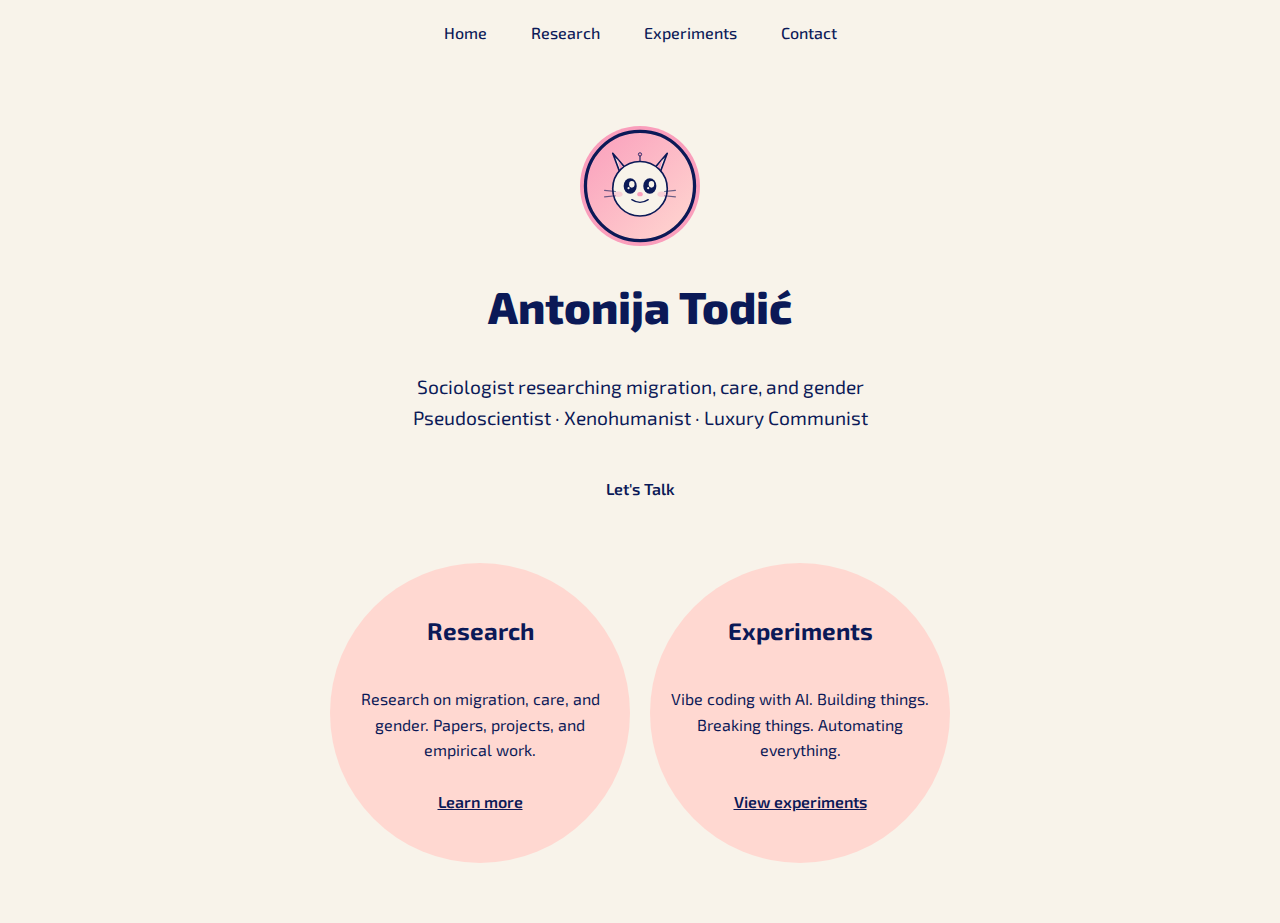
<file: index.html>
<!DOCTYPE html>
<html lang="en">
<head>
  <meta charset="UTF-8" />
  <meta name="viewport" content="width=device-width, initial-scale=1.0" />
  <title>Antonija Todić</title>
  <meta name="description" content="Sociologist researching migration, care, and gender." />
  <link rel="preconnect" href="https://fonts.googleapis.com" />
  <link rel="preconnect" href="https://fonts.gstatic.com" crossorigin />
  <link href="https://fonts.googleapis.com/css2?family=Exo+2:wght@400;700&display=swap" rel="stylesheet" />
  <link rel="stylesheet" href="style.css" />
</head>

<body>

  <header class="navbar">
    <nav>
      <a href="index.html">Home</a>
      <a href="research.html">Research</a>
      <a href="experiments.html">Experiments</a>
      <a href="contact.html">Contact</a>
    </nav>
  </header>

  <main class="hero">
    <div class="avatar-circle">
      <img src="images/avatar.svg" alt="Antonija avatar" />
    </div>
    <h1>Antonija Todić</h1>
    <p class="tagline">Sociologist researching migration, care, and gender<br>Pseudoscientist · Xenohumanist · Luxury Communist</p>

    <a href="contact.html#contact" class="button">Let's Talk</a>

    <section class="cards">
      <div class="card">
        <h2>Research</h2>
        <p>Research on migration, care, and gender. Papers, projects, and empirical work.</p>
        <a href="research.html" class="link">Learn more</a>
      </div>

      <div class="card">
        <h2>Experiments</h2>
        <p>Vibe coding with AI. Building things. Breaking things. Automating everything.</p>
        <a href="experiments.html" class="link">View experiments</a>
      </div>
    </section>
  </main>

</body>
</html>
</file>
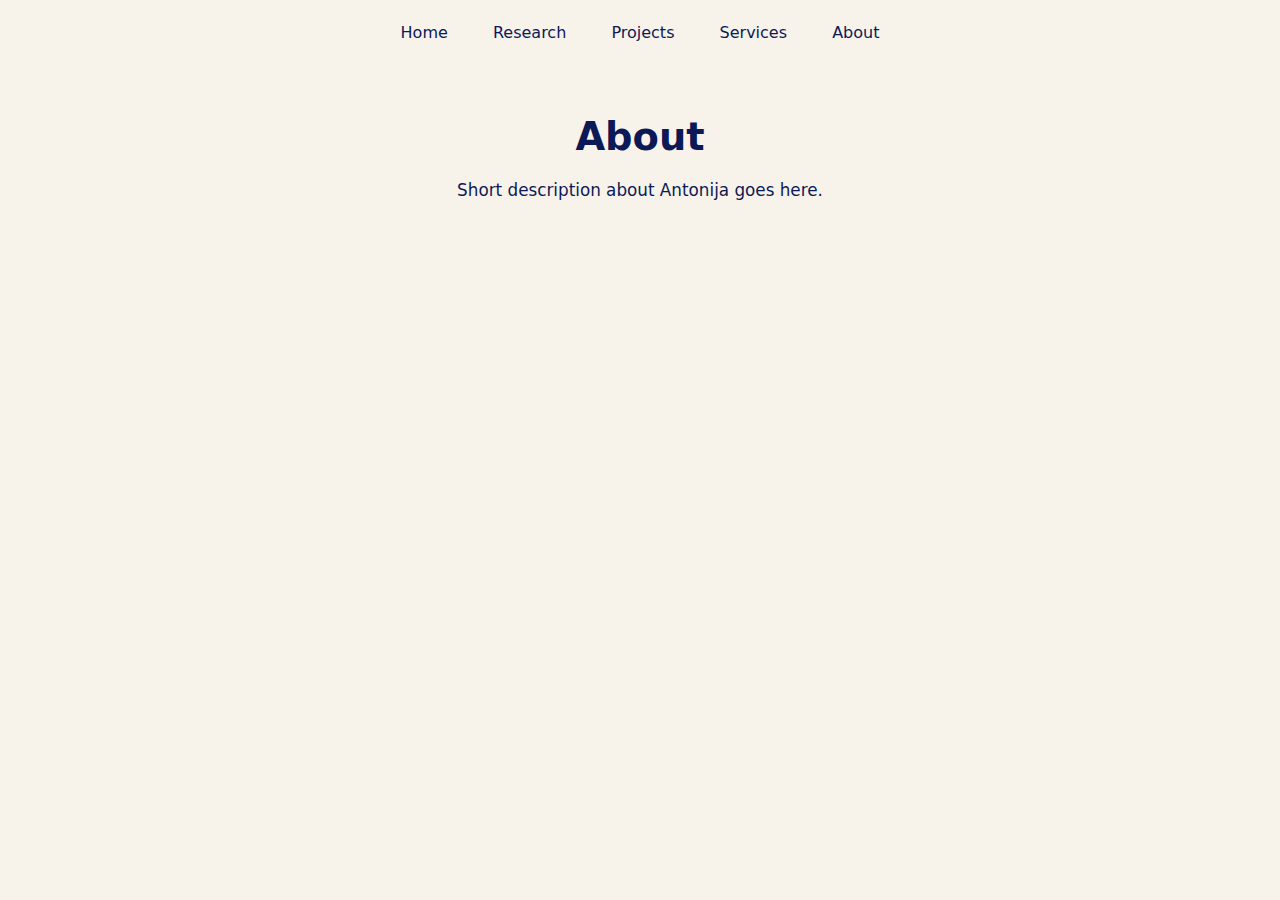
<file: about.html>
<!DOCTYPE html>
<html lang="en">
<head>
  <meta charset="UTF-8" />
  <meta name="viewport" content="width=device-width, initial-scale=1.0" />
  <title>Antonija Todić – About</title>
  <meta name="description" content="About Antonija Todić." />
  <link rel="preconnect" href="https://fonts.googleapis.com" />
  <link rel="preconnect" href="https://fonts.gstatic.com" crossorigin />
  <link href="https://fonts.googleapis.com/css2?family=Quantico:wght@400;700&display=swap" rel="stylesheet" />
  <link rel="stylesheet" href="style.css" />
</head>

<body>

  <header class="navbar">
    <nav>
      <a href="index.html">Home</a>
      <a href="research.html">Research</a>
      <a href="projects.html">Projects</a>
      <a href="services.html">Services</a>
      <a href="about.html">About</a>
    </nav>
  </header>

  <main>
    <section class="page-hero">
      <h1>About</h1>
      <p>Short description about Antonija goes here.</p>
    </section>

    <section class="page-content">
    </section>
  </main>

  <footer>
  </footer>

</body>
</html>
</file>
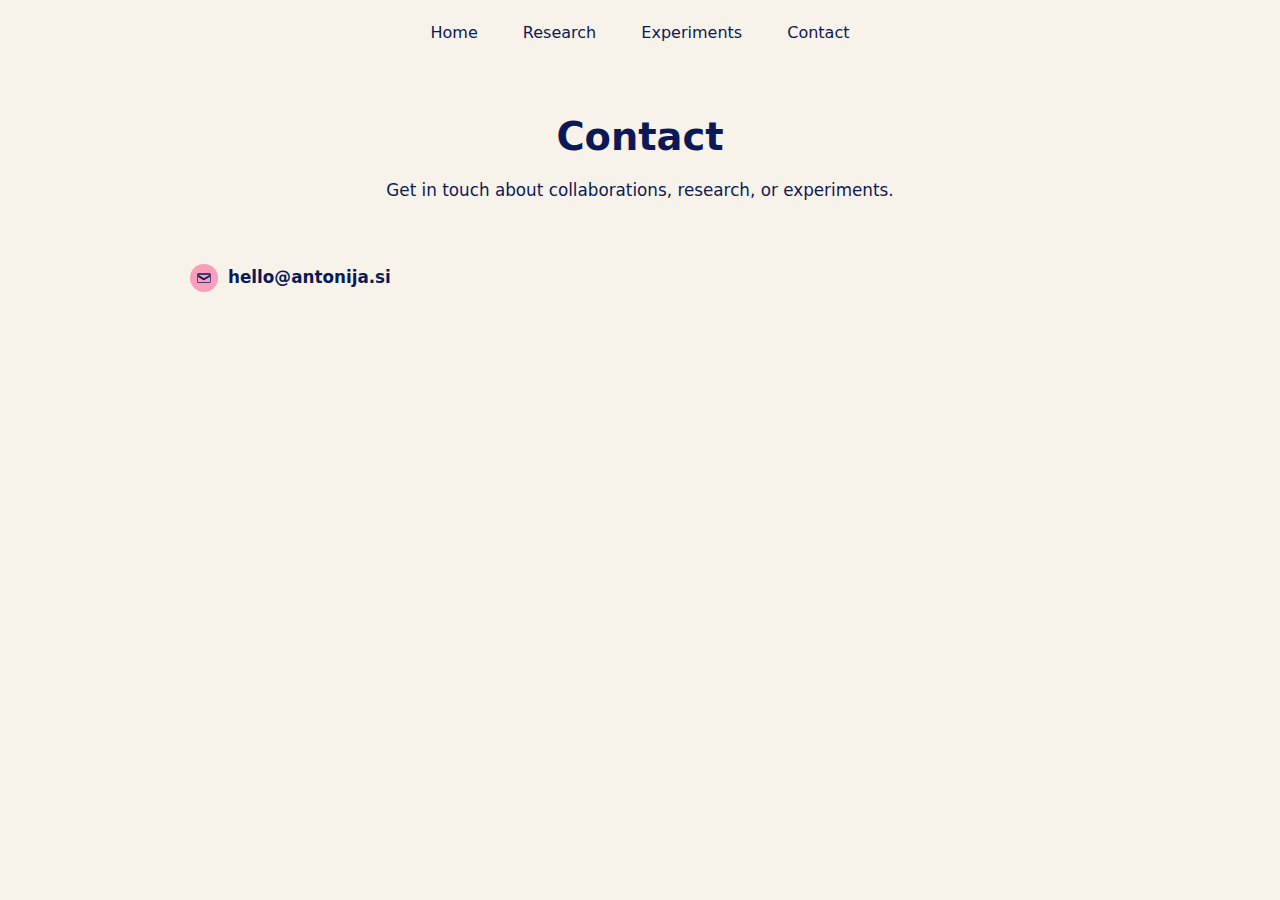
<file: contact.html>
<!DOCTYPE html>
<html lang="en">
<head>
  <meta charset="UTF-8" />
  <meta name="viewport" content="width=device-width, initial-scale=1.0" />
  <title>Antonija Todić – Contact</title>
  <meta name="description" content="Contact Antonija Todić." />
  <link rel="preconnect" href="https://fonts.googleapis.com" />
  <link rel="preconnect" href="https://fonts.gstatic.com" crossorigin />
  <link href="https://fonts.googleapis.com/css2?family=Quantico:wght@400;700&display=swap" rel="stylesheet" />
  <link rel="stylesheet" href="style.css" />
</head>

<body>

  <header class="navbar">
    <nav>
      <a href="index.html">Home</a>
      <a href="research.html">Research</a>
      <a href="experiments.html">Experiments</a>
      <a href="contact.html">Contact</a>
    </nav>
  </header>

  <main>
    <section class="page-hero" id="contact">
      <h1>Contact</h1>
      <p>Get in touch about collaborations, research, or experiments.</p>
    </section>

    <section class="page-content">
      <div class="contact-details">
        <a href="#" class="contact-email" id="contact-email-link">
          <span class="contact-email-icon" aria-hidden="true">
            <svg viewBox="0 0 24 24">
              <path d="M3 5h18a1 1 0 0 1 1 1v12a1 1 0 0 1-1 1H3a1 1 0 0 1-1-1V6a1 1 0 0 1 1-1zm0 2v.2l9 5.3 9-5.3V7H3zm0 3.1V18h18v-7.9l-8.4 5a2 2 0 0 1-2 0L3 10.1z"/>
            </svg>
          </span>
          <span id="contact-email-text"></span>
        </a>
      </div>
    </section>
  </main>

  <script>
    (function () {
      const user = "hello";
      const domain = "antonija.si";
      const email = user + "@" + domain;
      const link = document.getElementById("contact-email-link");
      const text = document.getElementById("contact-email-text");
      if (link && text) {
        link.href = "mailto:" + email;
        text.textContent = email;
      }
    })();
  </script>

</body>
</html>
</file>
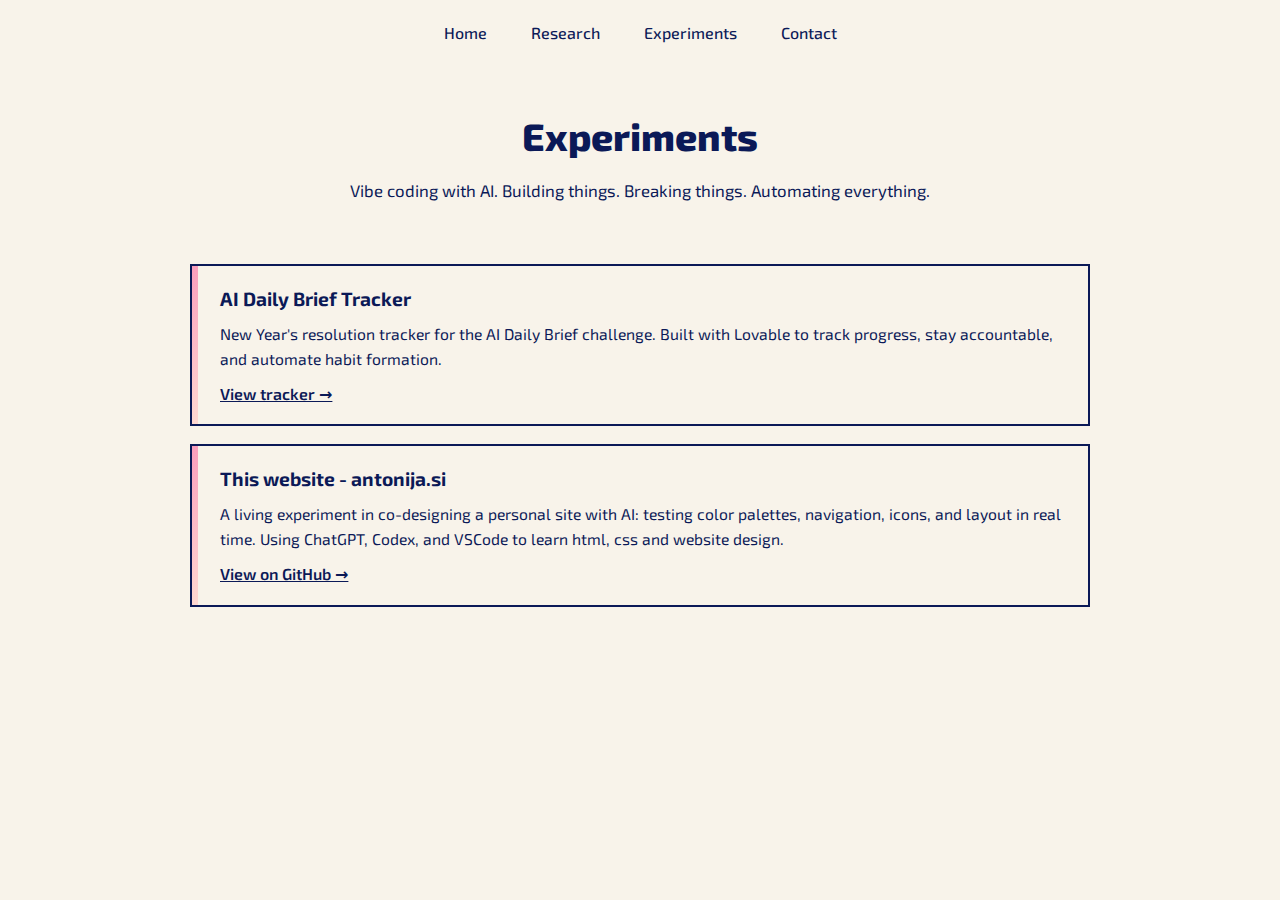
<file: experiments.html>
<!DOCTYPE html>
<html lang="en">
<head>
  <meta charset="UTF-8" />
  <meta name="viewport" content="width=device-width, initial-scale=1.0" />
  <title>Antonija Todić – Experiments</title>
  <meta name="description" content="AI experiments and automation projects. Vibe coding, building tools, and learning in public." />
  <link rel="preconnect" href="https://fonts.googleapis.com" />
  <link rel="preconnect" href="https://fonts.gstatic.com" crossorigin />
  <link href="https://fonts.googleapis.com/css2?family=Exo+2:wght@400;700&display=swap" rel="stylesheet" />
  <link rel="stylesheet" href="style.css" />
</head>

<body>

  <header class="navbar">
    <nav>
      <a href="index.html">Home</a>
      <a href="research.html">Research</a>
      <a href="experiments.html">Experiments</a>
      <a href="contact.html">Contact</a>
    </nav>
  </header>

  <main>
    <section class="page-hero">
      <h1>Experiments</h1>
      <p>Vibe coding with AI. Building things. Breaking things. Automating everything.</p>
    </section>

    <section class="page-content">
      <div class="experiment-list">
        <article class="experiment-card">
          <h2>AI Daily Brief Tracker</h2>
          <p>
            New Year's resolution tracker for the AI Daily Brief challenge. Built with Lovable to track progress, stay accountable, and automate habit formation.
          </p>
          <a href="https://automatonija-resolution.lovable.app" target="_blank" rel="noopener noreferrer" class="link">View tracker →</a>
        </article>

        <article class="experiment-card">
          <h2>This website - antonija.si</h2>
          <p>
            A living experiment in co-designing a personal site with AI:
            testing color palettes, navigation, icons, and layout in real time. Using ChatGPT, Codex, and VSCode to learn html, css and website design.
          </p>
          <a href="https://github.com/Antodic/antonija.si" target="_blank" rel="noopener noreferrer" class="link">View on GitHub →</a>
        </article>
      </div>
    </section>
  </main>

</body>
</html>
</file>
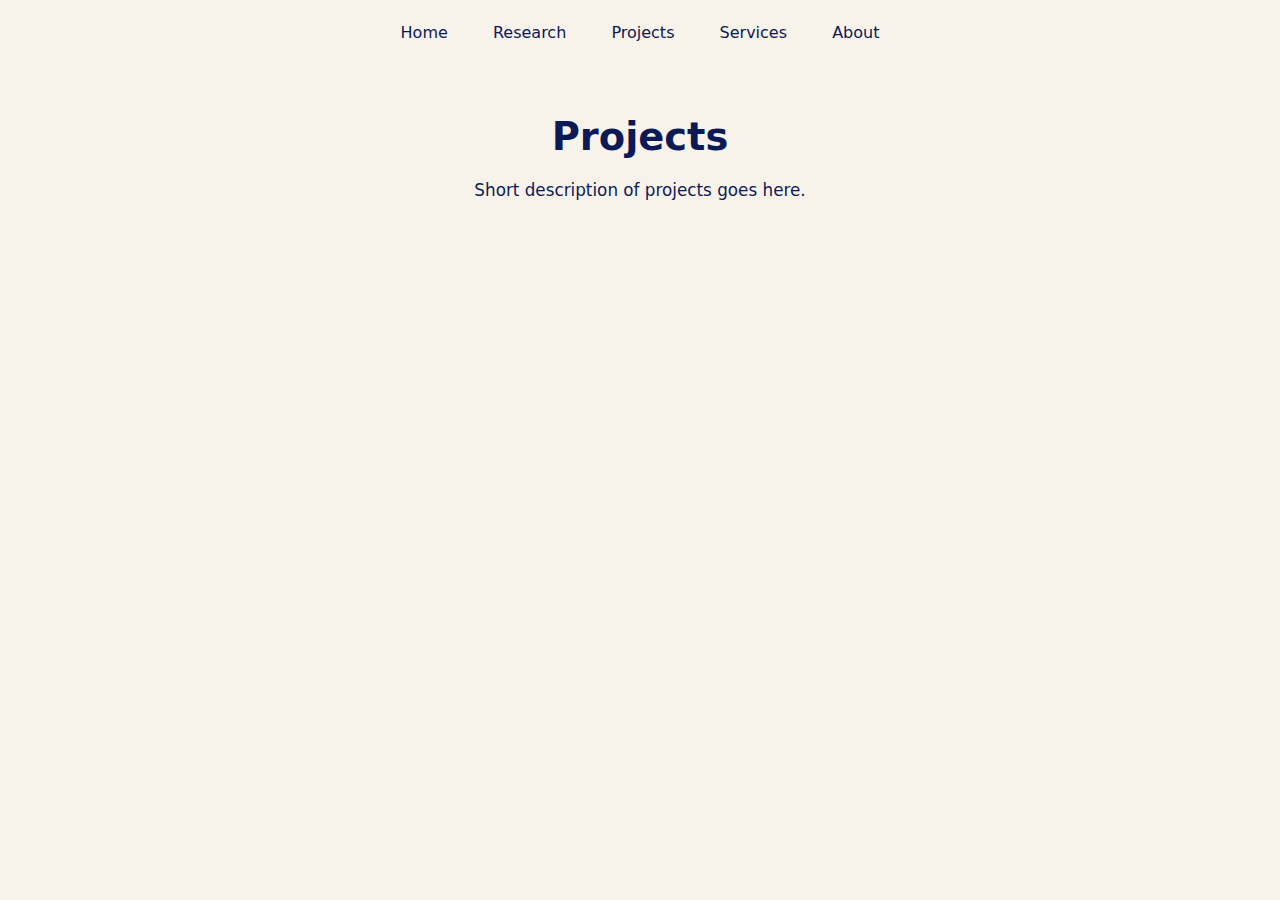
<file: projects.html>
<!DOCTYPE html>
<html lang="en">
<head>
  <meta charset="UTF-8" />
  <meta name="viewport" content="width=device-width, initial-scale=1.0" />
  <title>Antonija Todić – Projects</title>
  <meta name="description" content="Projects by Antonija Todić." />
  <link rel="preconnect" href="https://fonts.googleapis.com" />
  <link rel="preconnect" href="https://fonts.gstatic.com" crossorigin />
  <link href="https://fonts.googleapis.com/css2?family=Quantico:wght@400;700&display=swap" rel="stylesheet" />
  <link rel="stylesheet" href="style.css" />
</head>

<body>

  <header class="navbar">
    <nav>
      <a href="index.html">Home</a>
      <a href="research.html">Research</a>
      <a href="projects.html">Projects</a>
      <a href="services.html">Services</a>
      <a href="about.html">About</a>
    </nav>
  </header>

  <main>
    <section class="page-hero">
      <h1>Projects</h1>
      <p>Short description of projects goes here.</p>
    </section>

    <section class="page-content">
    </section>
  </main>

  <footer>
  </footer>

</body>
</html>
</file>
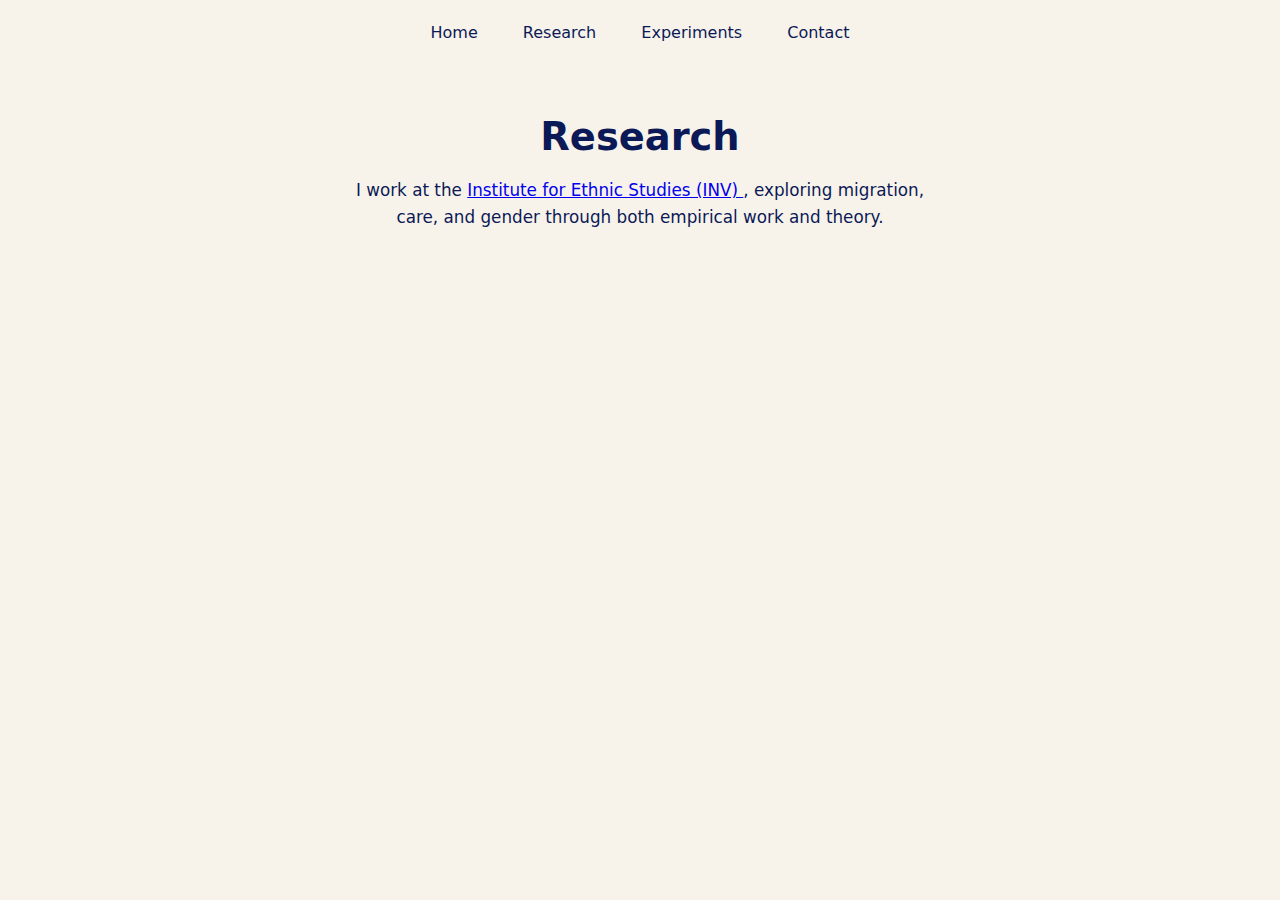
<file: research.html>
<!DOCTYPE html>
<html lang="en">
<head>
  <meta charset="UTF-8" />
  <meta name="viewport" content="width=device-width, initial-scale=1.0" />
  <title>Antonija Todić – Research</title>
  <meta name="description" content="Research by Antonija Todić." />
  <link rel="preconnect" href="https://fonts.googleapis.com" />
  <link rel="preconnect" href="https://fonts.gstatic.com" crossorigin />
  <link href="https://fonts.googleapis.com/css2?family=Quantico:wght@400;700&display=swap" rel="stylesheet" />
  <link rel="stylesheet" href="style.css" />
</head>

<body>

  <header class="navbar">
    <nav>
      <a href="index.html">Home</a>
      <a href="research.html">Research</a>
      <a href="experiments.html">Experiments</a>
      <a href="contact.html">Contact</a>
    </nav>
  </header>

  <main>
    <section class="page-hero">
      <h1>Research</h1>
      <p>
        I work at the
        <a href="https://www.inv.si" target="_blank" rel="noopener noreferrer">
          Institute for Ethnic Studies (INV)
        </a>,
        exploring migration, care, and gender through both empirical work and theory.
      </p>
    </section>

    <section class="page-content">
    </section>
  </main>

</body>
</html>
</file>
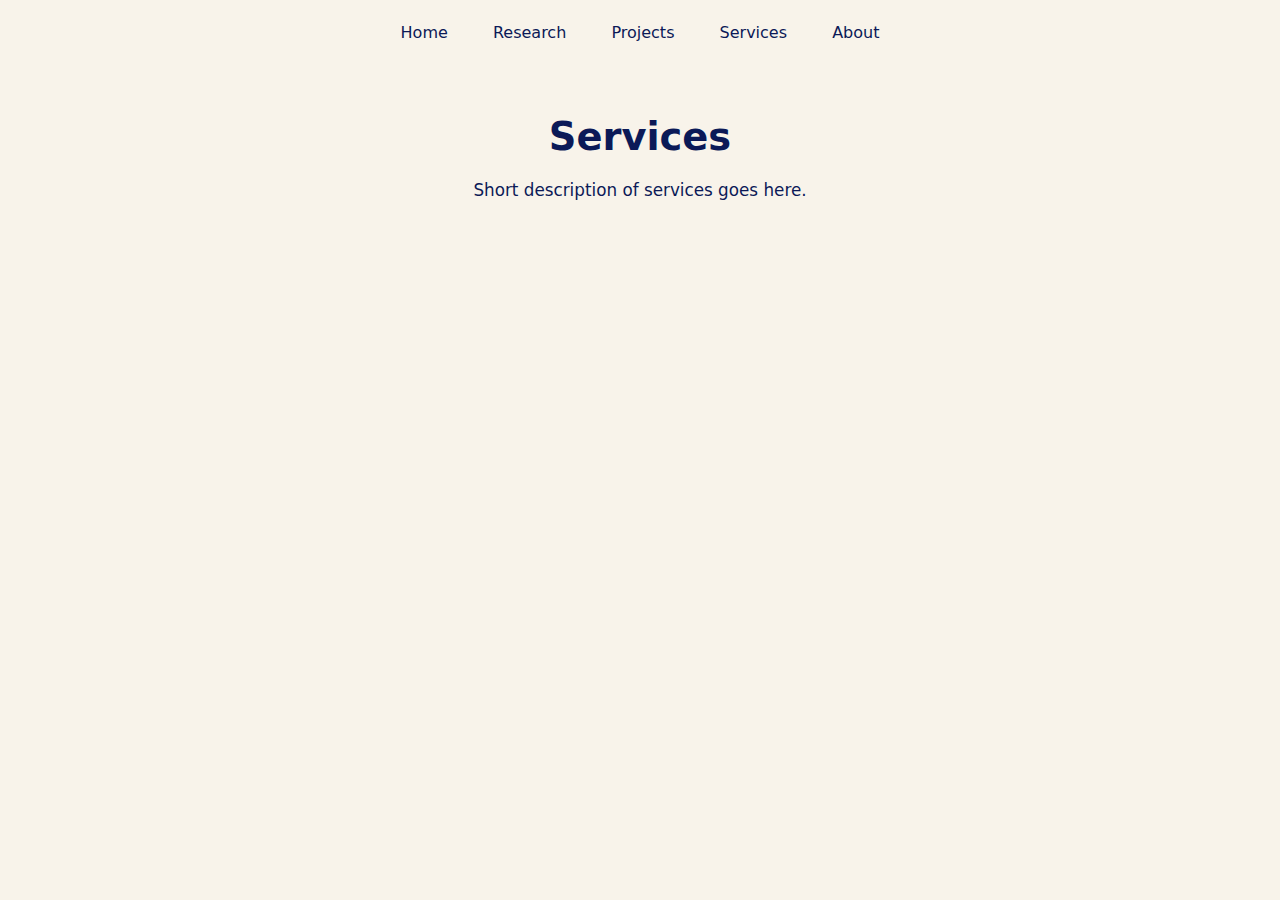
<file: services.html>
<!DOCTYPE html>
<html lang="en">
<head>
  <meta charset="UTF-8" />
  <meta name="viewport" content="width=device-width, initial-scale=1.0" />
  <title>Antonija Todić – Services</title>
  <meta name="description" content="Services by Antonija Todić." />
  <link rel="preconnect" href="https://fonts.googleapis.com" />
  <link rel="preconnect" href="https://fonts.gstatic.com" crossorigin />
  <link href="https://fonts.googleapis.com/css2?family=Quantico:wght@400;700&display=swap" rel="stylesheet" />
  <link rel="stylesheet" href="style.css" />
</head>

<body>

  <header class="navbar">
    <nav>
      <a href="index.html">Home</a>
      <a href="research.html">Research</a>
      <a href="projects.html">Projects</a>
      <a href="services.html">Services</a>
      <a href="about.html">About</a>
    </nav>
  </header>

  <main>
    <section class="page-hero">
      <h1>Services</h1>
      <p>Short description of services goes here.</p>
    </section>

    <section class="page-content">
    </section>
  </main>

  <footer>
  </footer>

</body>
</html>
</file>
<file: style.css>
/* === COLOR PALETTE === */
:root {
  --navy: #0B1957;
  --cream: #F8F3EA;
  --peach: #FFD8D1;
  --pink: #FA9EBC;
  --font: "Exo 2", system-ui, sans-serif;
  --bg: #F8F3EA;
  --text: #0B1957;
}

body {
  margin: 0;
  font-family: var(--font);
  background: var(--cream);
  color: var(--navy);
  line-height: 1.6;
}

/* === NAVIGATION === */
.navbar {
  background: var(--cream);
  padding: 20px;
  text-align: center;
}

.navbar a {
  color: var(--navy);
  text-decoration: none;
  margin: 0 20px;
  font-weight: 500;
  background: transparent;
  padding: 0.2em 0;
  border-radius: 0;
  background-image: linear-gradient(var(--text), var(--text));
  background-repeat: no-repeat;
  background-size: 0% 100%;
  background-position: 0 100%;
  background-clip: content-box;
  transition: color 0.2s ease-in-out, background-size 0.2s ease-in-out;
}

.navbar a:hover {
  color: var(--bg);
  background-size: 100% 100%;
}

/* === HERO AREA === */
.hero {
  text-align: center;
  padding: 60px 20px;
}

.avatar-circle {
  width: 120px;
  height: 120px;
  border-radius: 50%;
  margin: 0 auto 10px;
  background: var(--pink);
  overflow: hidden;
  display: flex;
  align-items: center;
  justify-content: center;
}

.avatar-circle img {
  width: 100%;
  height: 100%;
  object-fit: cover;
}

h1 {
  margin-top: 25px;
  font-size: 2.8rem;
  font-weight: 800;
}

.tagline {
  font-size: 1.2rem;
  margin-bottom: 30px;
  color: var(--navy);
}

/* === BUTTON === */
.button {
  color: var(--navy);
  padding: 12px 28px;
  border-radius: 0;
  font-weight: 600;
  text-decoration: none;
  display: inline-block;
  margin-bottom: 50px;
  background: transparent;
  background-image: linear-gradient(var(--navy), var(--navy));
  background-repeat: no-repeat;
  background-size: 0% 100%;
  background-position: 0 100%;
  background-clip: content-box;
  transition: color 0.2s ease-in-out, background-size 0.2s ease-in-out;
}

.button:hover {
  color: var(--cream);
  background-size: 100% 100%;
}

/* === CARDS === */
.cards {
  display: flex;
  gap: 20px;
  max-width: 900px;
  margin: auto;
  flex-wrap: wrap;
  justify-content: center;
}

.card {
  background: var(--peach);
  width: 260px;
  height: 260px;
  border-radius: 50%;
  padding: 20px;
  display: flex;
  flex-direction: column;
  align-items: center;
  justify-content: center;
  text-align: center;
}

.card h2 {
  margin-top: 0;
}

.link {
  display: inline-block;
  margin-top: 10px;
  color: var(--navy);
  font-weight: 600;
}

/* === GENERIC PAGE LAYOUT === */
.page-hero {
  text-align: center;
  padding: 40px 0 20px;
}

.page-hero h1 {
  margin: 0 0 10px;
  font-size: 2.4rem;
  font-weight: 800;
}

.page-hero p {
  max-width: 600px;
  margin: 0 auto;
  font-size: 1.05rem;
  color: var(--navy);
}

.page-content {
  max-width: 900px;
  margin: 40px auto 0;
  padding: 0 20px 60px;
}

/* === EXPERIMENTS LIST === */
.experiment-list {
  margin-top: 30px;
  display: grid;
  gap: 18px;
}

.experiment-card {
  position: relative;
  padding: 18px 22px 18px 28px;
  border: 2px solid var(--navy);
  background: var(--cream);
}

.experiment-card::before {
  content: "";
  position: absolute;
  inset: 0 auto 0 0;
  width: 6px;
  background-image: linear-gradient(var(--pink), var(--peach));
}

.experiment-card h2 {
  margin: 0 0 6px;
  font-size: 1.2rem;
}

.experiment-card p {
  margin: 0;
  font-size: 0.98rem;
}

/* === CONTACT PAGE === */
.contact-details {
  margin-top: 30px;
}

.contact-email {
  display: inline-flex;
  align-items: center;
  gap: 10px;
  font-size: 1.05rem;
  font-weight: 600;
  text-decoration: none;
  color: var(--navy);
}

.contact-email-icon {
  width: 28px;
  height: 28px;
  border-radius: 50%;
  background: var(--pink);
  display: inline-flex;
  align-items: center;
  justify-content: center;
}

.contact-email-icon svg {
  width: 16px;
  height: 16px;
  fill: var(--navy);
}
</file>
